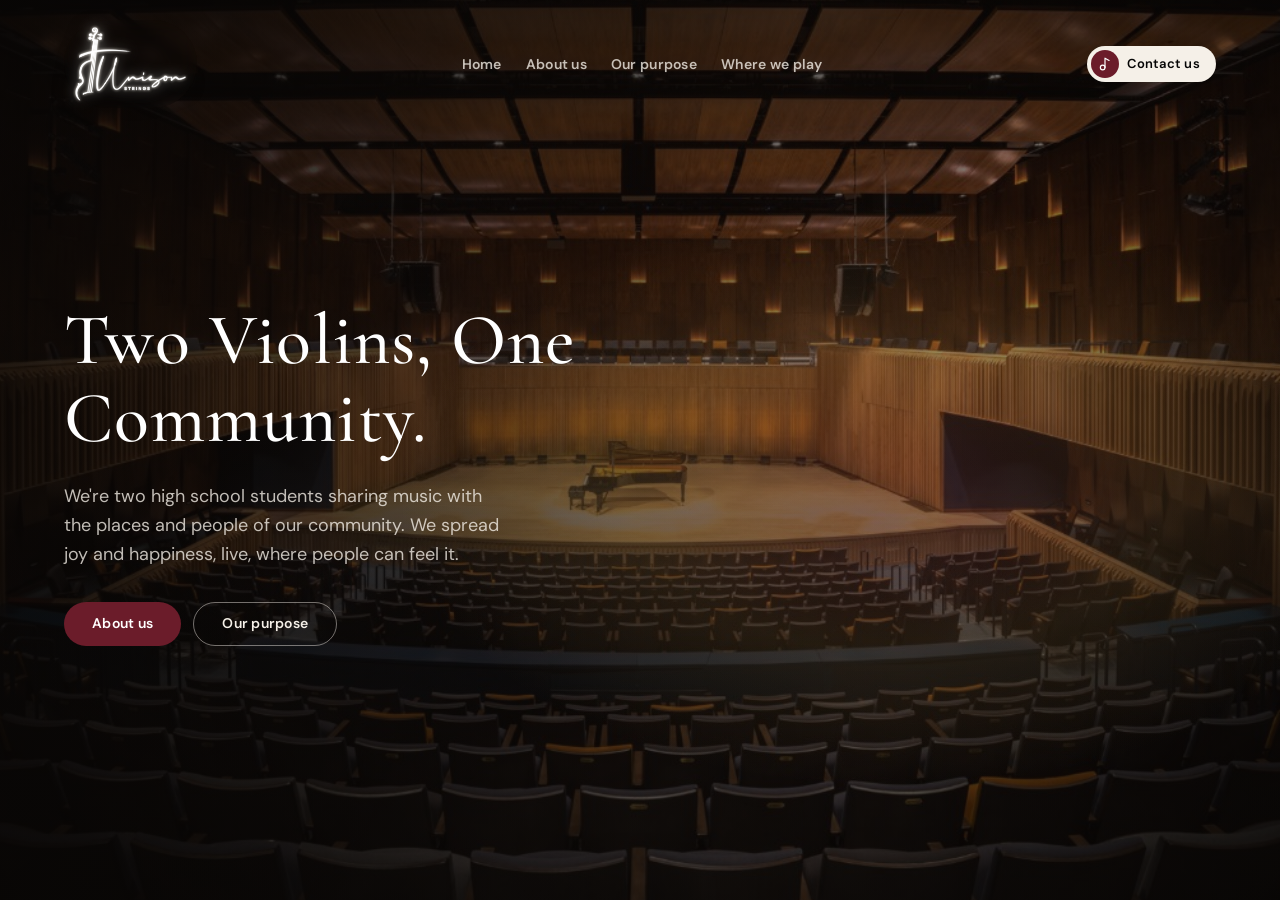
<file: index.html>
<!doctype html>
<html lang="en">
  <head>
    <meta charset="UTF-8" />
    <link rel="icon" type="image/png" href="/favicon.png" />
    <meta name="viewport" content="width=device-width, initial-scale=1.0" />
    <meta
      name="description"
      content="Unison Strings, a student-run violin ensemble bringing live classical music to communities in Prosper, TX."
    />
    <link rel="preconnect" href="https://fonts.googleapis.com" />
    <link rel="preconnect" href="https://fonts.gstatic.com" crossorigin />
    <link
      href="https://fonts.googleapis.com/css2?family=Cormorant+Garamond:ital,wght@0,500;0,600;1,500;1,600&family=DM+Sans:ital,opsz,wght@0,9..40,400;0,9..40,500;0,9..40,600;0,9..40,700;1,9..40,400;1,9..40,500&display=swap"
      rel="stylesheet"
    />
    <title>Unison Strings</title>
    <script type="module" crossorigin src="/assets/index-FBOaH1NK.js"></script>
    <link rel="stylesheet" crossorigin href="/assets/index-QGDdsDQq.css">
  </head>
  <body>
    <div id="root"></div>
  </body>
</html>
</file>
<file: assets/index-QGDdsDQq.css>
/*! tailwindcss v4.3.3 | MIT License | https://tailwindcss.com */
@layer properties{@supports (((-webkit-hyphens:none)) and (not (margin-trim:inline))) or ((-moz-orient:inline) and (not (color:rgb(from red r g b)))){*,:before,:after,::backdrop{--tw-translate-x:0;--tw-translate-y:0;--tw-translate-z:0;--tw-rotate-x:initial;--tw-rotate-y:initial;--tw-rotate-z:initial;--tw-skew-x:initial;--tw-skew-y:initial;--tw-space-y-reverse:0;--tw-border-style:solid;--tw-gradient-position:initial;--tw-gradient-from:#0000;--tw-gradient-via:#0000;--tw-gradient-to:#0000;--tw-gradient-stops:initial;--tw-gradient-via-stops:initial;--tw-gradient-from-position:0%;--tw-gradient-via-position:50%;--tw-gradient-to-position:100%;--tw-leading:initial;--tw-font-weight:initial;--tw-tracking:initial;--tw-shadow:0 0 #0000;--tw-shadow-color:initial;--tw-shadow-alpha:100%;--tw-inset-shadow:0 0 #0000;--tw-inset-shadow-color:initial;--tw-inset-shadow-alpha:100%;--tw-ring-color:initial;--tw-ring-shadow:0 0 #0000;--tw-inset-ring-color:initial;--tw-inset-ring-shadow:0 0 #0000;--tw-ring-inset:initial;--tw-ring-offset-width:0px;--tw-ring-offset-color:#fff;--tw-ring-offset-shadow:0 0 #0000;--tw-outline-style:solid;--tw-blur:initial;--tw-brightness:initial;--tw-contrast:initial;--tw-grayscale:initial;--tw-hue-rotate:initial;--tw-invert:initial;--tw-opacity:initial;--tw-saturate:initial;--tw-sepia:initial;--tw-drop-shadow:initial;--tw-drop-shadow-color:initial;--tw-drop-shadow-alpha:100%;--tw-drop-shadow-size:initial;--tw-backdrop-blur:initial;--tw-backdrop-brightness:initial;--tw-backdrop-contrast:initial;--tw-backdrop-grayscale:initial;--tw-backdrop-hue-rotate:initial;--tw-backdrop-invert:initial;--tw-backdrop-opacity:initial;--tw-backdrop-saturate:initial;--tw-backdrop-sepia:initial;--tw-duration:initial;--tw-scale-x:1;--tw-scale-y:1;--tw-scale-z:1}}}@layer theme{:root,:host{--font-sans:"DM Sans", system-ui, sans-serif;--font-mono:ui-monospace, SFMono-Regular, Menlo, Monaco, Consolas, "Liberation Mono", "Courier New", monospace;--color-red-300:oklch(80.8% .114 19.571);--color-black:#000;--color-white:#fff;--spacing:.25rem;--container-md:28rem;--container-lg:32rem;--container-xl:36rem;--container-2xl:42rem;--container-3xl:48rem;--container-4xl:56rem;--container-5xl:64rem;--container-6xl:72rem;--text-xs:.75rem;--text-xs--line-height:calc(1 / .75);--text-sm:.875rem;--text-sm--line-height:calc(1.25 / .875);--text-base:1rem;--text-base--line-height:calc(1.5 / 1);--text-lg:1.125rem;--text-lg--line-height:calc(1.75 / 1.125);--text-xl:1.25rem;--text-xl--line-height:calc(1.75 / 1.25);--text-2xl:1.5rem;--text-2xl--line-height:calc(2 / 1.5);--text-3xl:1.875rem;--text-3xl--line-height:calc(2.25 / 1.875);--text-4xl:2.25rem;--text-4xl--line-height:calc(2.5 / 2.25);--text-5xl:3rem;--text-5xl--line-height:1;--text-6xl:3.75rem;--text-6xl--line-height:1;--text-7xl:4.5rem;--text-7xl--line-height:1;--text-8xl:6rem;--text-8xl--line-height:1;--font-weight-light:300;--font-weight-medium:500;--tracking-tight:-.025em;--tracking-wide:.025em;--leading-tight:1.25;--leading-relaxed:1.625;--radius-sm:.25rem;--radius-md:.375rem;--radius-xl:.75rem;--radius-2xl:1rem;--blur-md:12px;--default-transition-duration:.15s;--default-transition-timing-function:cubic-bezier(.4, 0, .2, 1);--default-font-family:var(--font-sans);--default-mono-font-family:var(--font-mono)}}@layer base{*,:after,:before,::backdrop{box-sizing:border-box;border:0 solid;margin:0;padding:0}::file-selector-button{box-sizing:border-box;border:0 solid;margin:0;padding:0}html,:host{-webkit-text-size-adjust:100%;tab-size:4;line-height:1.5;font-family:var(--default-font-family,-apple-system, BlinkMacSystemFont, "Segoe UI", Roboto, "Helvetica Neue", "Noto Sans", Arial, sans-serif, "Apple Color Emoji", "Segoe UI Emoji", "Segoe UI Symbol", "Noto Color Emoji");font-feature-settings:var(--default-font-feature-settings,normal);font-variation-settings:var(--default-font-variation-settings,normal);-webkit-tap-highlight-color:transparent}hr{height:0;color:inherit;border-top-width:1px}abbr:where([title]){-webkit-text-decoration:underline dotted;text-decoration:underline dotted}h1,h2,h3,h4,h5,h6{font-size:inherit;font-weight:inherit}a{color:inherit;-webkit-text-decoration:inherit;-webkit-text-decoration:inherit;-webkit-text-decoration:inherit;-webkit-text-decoration:inherit;text-decoration:inherit}b,strong{font-weight:bolder}code,kbd,samp,pre{font-family:var(--default-mono-font-family,ui-monospace, SFMono-Regular, Menlo, Monaco, Consolas, "Liberation Mono", "Courier New", monospace);font-feature-settings:var(--default-mono-font-feature-settings,normal);font-variation-settings:var(--default-mono-font-variation-settings,normal);font-size:1em}small{font-size:80%}sub,sup{vertical-align:baseline;font-size:75%;line-height:0;position:relative}sub{bottom:-.25em}sup{top:-.5em}table{text-indent:0;border-color:inherit;border-collapse:collapse}:-moz-focusring:where(:not(iframe)){outline:auto}progress{vertical-align:baseline}summary{display:list-item}ol,ul,menu{list-style:none}img,svg,video,canvas,audio,iframe,embed,object{vertical-align:middle;display:block}img,video{max-width:100%;height:auto}button,input,select,optgroup,textarea{font:inherit;font-feature-settings:inherit;font-variation-settings:inherit;letter-spacing:inherit;color:inherit;opacity:1;background-color:#0000;border-radius:0}::file-selector-button{font:inherit;font-feature-settings:inherit;font-variation-settings:inherit;letter-spacing:inherit;color:inherit;opacity:1;background-color:#0000;border-radius:0}:where(select:is([multiple],[size])) optgroup{font-weight:bolder}:where(select:is([multiple],[size])) optgroup option{padding-inline-start:20px}::file-selector-button{margin-inline-end:4px}::placeholder{opacity:1}@supports (not ((-webkit-appearance:-apple-pay-button))) or (contain-intrinsic-size:1px){::placeholder{color:currentColor}@supports (color:color-mix(in lab, red, red)){::placeholder{color:color-mix(in oklab, currentcolor 50%, transparent)}}}textarea{resize:vertical}::-webkit-search-decoration{-webkit-appearance:none}::-webkit-date-and-time-value{min-height:1lh;text-align:inherit}::-webkit-datetime-edit{display:inline-flex}::-webkit-datetime-edit-fields-wrapper{padding:0}::-webkit-datetime-edit{padding-block:0}::-webkit-datetime-edit-year-field{padding-block:0}::-webkit-datetime-edit-month-field{padding-block:0}::-webkit-datetime-edit-day-field{padding-block:0}::-webkit-datetime-edit-hour-field{padding-block:0}::-webkit-datetime-edit-minute-field{padding-block:0}::-webkit-datetime-edit-second-field{padding-block:0}::-webkit-datetime-edit-millisecond-field{padding-block:0}::-webkit-datetime-edit-meridiem-field{padding-block:0}::-webkit-calendar-picker-indicator{line-height:1}:-moz-ui-invalid{box-shadow:none}button,input:where([type=button],[type=reset],[type=submit]){appearance:button}::file-selector-button{appearance:button}::-webkit-inner-spin-button{height:auto}::-webkit-outer-spin-button{height:auto}[hidden]:where(:not([hidden=until-found])){display:none!important}}@layer components;@layer utilities{.pointer-events-auto{pointer-events:auto}.pointer-events-none{pointer-events:none}.visible{visibility:visible}.absolute{position:absolute}.fixed{position:fixed}.relative{position:relative}.sticky{position:sticky}.inset-0{inset:0}.inset-x-0{inset-inline:0}.top-0{top:0}.bottom-0{bottom:0}.bottom-10{bottom:calc(var(--spacing) * 10)}.left-1\/2{left:50%}.z-0{z-index:0}.z-10{z-index:10}.z-20{z-index:20}.z-30{z-index:30}.z-40{z-index:40}.z-\[1\]{z-index:1}.z-\[2\]{z-index:2}.mx-4{margin-inline:calc(var(--spacing) * 4)}.mx-auto{margin-inline:auto}.mt-0\.5{margin-top:calc(var(--spacing) * .5)}.mt-1{margin-top:var(--spacing)}.mt-2{margin-top:calc(var(--spacing) * 2)}.mt-3{margin-top:calc(var(--spacing) * 3)}.mt-4{margin-top:calc(var(--spacing) * 4)}.mt-5{margin-top:calc(var(--spacing) * 5)}.mt-6{margin-top:calc(var(--spacing) * 6)}.mt-8{margin-top:calc(var(--spacing) * 8)}.mt-10{margin-top:calc(var(--spacing) * 10)}.mt-12{margin-top:calc(var(--spacing) * 12)}.mt-14{margin-top:calc(var(--spacing) * 14)}.mt-16{margin-top:calc(var(--spacing) * 16)}.mb-1\.5{margin-bottom:calc(var(--spacing) * 1.5)}.mb-3{margin-bottom:calc(var(--spacing) * 3)}.mb-4{margin-bottom:calc(var(--spacing) * 4)}.mb-5{margin-bottom:calc(var(--spacing) * 5)}.ml-2{margin-left:calc(var(--spacing) * 2)}.block{display:block}.contents{display:contents}.flex{display:flex}.grid{display:grid}.hidden{display:none}.inline-flex{display:inline-flex}.aspect-\[4\/5\]{aspect-ratio:4/5}.h-7{height:calc(var(--spacing) * 7)}.h-9{height:calc(var(--spacing) * 9)}.h-10{height:calc(var(--spacing) * 10)}.h-11{height:calc(var(--spacing) * 11)}.h-12{height:calc(var(--spacing) * 12)}.h-14{height:calc(var(--spacing) * 14)}.h-16{height:calc(var(--spacing) * 16)}.h-full{height:100%}.h-screen{height:100vh}.min-h-\[220px\]{min-height:220px}.min-h-screen{min-height:100vh}.w-7{width:calc(var(--spacing) * 7)}.w-9{width:calc(var(--spacing) * 9)}.w-10{width:calc(var(--spacing) * 10)}.w-\[min\(92vw\,36rem\)\]{width:min(92vw,36rem)}.w-auto{width:auto}.w-full{width:100%}.max-w-2xl{max-width:var(--container-2xl)}.max-w-3xl{max-width:var(--container-3xl)}.max-w-4xl{max-width:var(--container-4xl)}.max-w-5xl{max-width:var(--container-5xl)}.max-w-6xl{max-width:var(--container-6xl)}.max-w-lg{max-width:var(--container-lg)}.max-w-md{max-width:var(--container-md)}.max-w-xl{max-width:var(--container-xl)}.min-w-0{min-width:0}.flex-1{flex:1}.shrink-0{flex-shrink:0}.origin-center{transform-origin:50%}.-translate-x-1\/2{--tw-translate-x:calc(calc(1 / 2 * 100%) * -1);translate:var(--tw-translate-x) var(--tw-translate-y)}.scale-\[1\.02\]{scale:1.02}.scale-\[1\.08\]{scale:1.08}.transform{transform:var(--tw-rotate-x,) var(--tw-rotate-y,) var(--tw-rotate-z,) var(--tw-skew-x,) var(--tw-skew-y,)}.resize-none{resize:none}.grid-cols-1{grid-template-columns:repeat(1,minmax(0,1fr))}.flex-col{flex-direction:column}.flex-wrap{flex-wrap:wrap}.items-baseline{align-items:baseline}.items-center{align-items:center}.items-start{align-items:flex-start}.justify-between{justify-content:space-between}.justify-center{justify-content:center}.gap-1{gap:var(--spacing)}.gap-2{gap:calc(var(--spacing) * 2)}.gap-3{gap:calc(var(--spacing) * 3)}.gap-3\.5{gap:calc(var(--spacing) * 3.5)}.gap-4{gap:calc(var(--spacing) * 4)}.gap-6{gap:calc(var(--spacing) * 6)}.gap-8{gap:calc(var(--spacing) * 8)}:where(.space-y-0>:not(:last-child)){--tw-space-y-reverse:0;margin-block:0}:where(.space-y-2>:not(:last-child)){--tw-space-y-reverse:0;margin-block-start:calc(calc(var(--spacing) * 2) * var(--tw-space-y-reverse));margin-block-end:calc(calc(var(--spacing) * 2) * calc(1 - var(--tw-space-y-reverse)))}:where(.space-y-4>:not(:last-child)){--tw-space-y-reverse:0;margin-block-start:calc(calc(var(--spacing) * 4) * var(--tw-space-y-reverse));margin-block-end:calc(calc(var(--spacing) * 4) * calc(1 - var(--tw-space-y-reverse)))}:where(.space-y-14>:not(:last-child)){--tw-space-y-reverse:0;margin-block-start:calc(calc(var(--spacing) * 14) * var(--tw-space-y-reverse));margin-block-end:calc(calc(var(--spacing) * 14) * calc(1 - var(--tw-space-y-reverse)))}.gap-x-3{column-gap:calc(var(--spacing) * 3)}.gap-x-6{column-gap:calc(var(--spacing) * 6)}.gap-y-1{row-gap:var(--spacing)}.gap-y-2{row-gap:calc(var(--spacing) * 2)}.self-start{align-self:flex-start}.overflow-hidden{overflow:hidden}.rounded-2xl{border-radius:var(--radius-2xl)}.rounded-\[1\.5rem\]{border-radius:1.5rem}.rounded-full{border-radius:2147483647px}.rounded-md{border-radius:var(--radius-md)}.rounded-sm{border-radius:var(--radius-sm)}.rounded-xl{border-radius:var(--radius-xl)}.border{border-style:var(--tw-border-style);border-width:1px}.border-t{border-top-style:var(--tw-border-style);border-top-width:1px}.border-b{border-bottom-style:var(--tw-border-style);border-bottom-width:1px}.border-\[var\(--us-border\)\]{border-color:var(--us-border)}.border-\[var\(--us-border-soft\)\]{border-color:var(--us-border-soft)}.border-\[var\(--us-border-strong\)\]{border-color:var(--us-border-strong)}.bg-\[rgba\(5\,5\,5\,0\.9\)\]{background-color:#050505e6}.bg-\[rgba\(5\,5\,5\,0\.92\)\]{background-color:#050505eb}.bg-\[var\(--us-accent\)\]{background-color:var(--us-accent)}.bg-\[var\(--us-bg\)\]{background-color:var(--us-bg)}.bg-\[var\(--us-black\)\],.bg-\[var\(--us-black\)\]\/95{background-color:var(--us-black)}@supports (color:color-mix(in lab, red, red)){.bg-\[var\(--us-black\)\]\/95{background-color:color-mix(in oklab, var(--us-black) 95%, transparent)}}.bg-\[var\(--us-burgundy\)\],.bg-\[var\(--us-burgundy\)\]\/25{background-color:var(--us-burgundy)}@supports (color:color-mix(in lab, red, red)){.bg-\[var\(--us-burgundy\)\]\/25{background-color:color-mix(in oklab, var(--us-burgundy) 25%, transparent)}}.bg-\[var\(--us-cream\)\]{background-color:var(--us-cream)}.bg-\[var\(--us-panel-solid\)\]{background-color:var(--us-panel-solid)}.bg-\[var\(--us-surface\)\]{background-color:var(--us-surface)}.bg-black\/50{background-color:#00000080}@supports (color:color-mix(in lab, red, red)){.bg-black\/50{background-color:color-mix(in oklab, var(--color-black) 50%, transparent)}}.bg-transparent{background-color:#0000}.bg-gradient-to-t{--tw-gradient-position:to top in oklab;background-image:linear-gradient(var(--tw-gradient-stops))}.bg-\[radial-gradient\(ellipse_at_center\,transparent_35\%\,rgba\(0\,0\,0\,0\.28\)_100\%\)\]{background-image:radial-gradient(#0000 35%,#00000047 100%)}.from-black\/70{--tw-gradient-from:#000000b3}@supports (color:color-mix(in lab, red, red)){.from-black\/70{--tw-gradient-from:color-mix(in oklab, var(--color-black) 70%, transparent)}}.from-black\/70{--tw-gradient-stops:var(--tw-gradient-via-stops,var(--tw-gradient-position), var(--tw-gradient-from) var(--tw-gradient-from-position), var(--tw-gradient-to) var(--tw-gradient-to-position))}.to-transparent{--tw-gradient-to:transparent;--tw-gradient-stops:var(--tw-gradient-via-stops,var(--tw-gradient-position), var(--tw-gradient-from) var(--tw-gradient-from-position), var(--tw-gradient-to) var(--tw-gradient-to-position))}.object-cover{object-fit:cover}.object-center{object-position:center}.p-1{padding:var(--spacing)}.p-1\.5{padding:calc(var(--spacing) * 1.5)}.p-2{padding:calc(var(--spacing) * 2)}.p-5{padding:calc(var(--spacing) * 5)}.p-6{padding:calc(var(--spacing) * 6)}.p-8{padding:calc(var(--spacing) * 8)}.px-2\.5{padding-inline:calc(var(--spacing) * 2.5)}.px-3{padding-inline:calc(var(--spacing) * 3)}.px-4{padding-inline:calc(var(--spacing) * 4)}.px-5{padding-inline:calc(var(--spacing) * 5)}.px-6{padding-inline:calc(var(--spacing) * 6)}.px-8{padding-inline:calc(var(--spacing) * 8)}.py-1\.5{padding-block:calc(var(--spacing) * 1.5)}.py-2{padding-block:calc(var(--spacing) * 2)}.py-3{padding-block:calc(var(--spacing) * 3)}.py-6{padding-block:calc(var(--spacing) * 6)}.py-10{padding-block:calc(var(--spacing) * 10)}.py-14{padding-block:calc(var(--spacing) * 14)}.py-24{padding-block:calc(var(--spacing) * 24)}.pt-0{padding-top:0}.pt-4{padding-top:calc(var(--spacing) * 4)}.pt-28{padding-top:calc(var(--spacing) * 28)}.pr-3\.5{padding-right:calc(var(--spacing) * 3.5)}.pb-4{padding-bottom:calc(var(--spacing) * 4)}.pb-16{padding-bottom:calc(var(--spacing) * 16)}.text-center{text-align:center}.text-left{text-align:left}.text-2xl{font-size:var(--text-2xl);line-height:var(--tw-leading,var(--text-2xl--line-height))}.text-3xl{font-size:var(--text-3xl);line-height:var(--tw-leading,var(--text-3xl--line-height))}.text-4xl{font-size:var(--text-4xl);line-height:var(--tw-leading,var(--text-4xl--line-height))}.text-5xl{font-size:var(--text-5xl);line-height:var(--tw-leading,var(--text-5xl--line-height))}.text-base{font-size:var(--text-base);line-height:var(--tw-leading,var(--text-base--line-height))}.text-lg{font-size:var(--text-lg);line-height:var(--tw-leading,var(--text-lg--line-height))}.text-sm{font-size:var(--text-sm);line-height:var(--tw-leading,var(--text-sm--line-height))}.text-xl{font-size:var(--text-xl);line-height:var(--tw-leading,var(--text-xl--line-height))}.text-xs{font-size:var(--text-xs);line-height:var(--tw-leading,var(--text-xs--line-height))}.text-\[10px\]{font-size:10px}.leading-\[1\.02\]{--tw-leading:1.02;line-height:1.02}.leading-\[1\.08\]{--tw-leading:1.08;line-height:1.08}.leading-relaxed{--tw-leading:var(--leading-relaxed);line-height:var(--leading-relaxed)}.leading-tight{--tw-leading:var(--leading-tight);line-height:var(--leading-tight)}.font-light{--tw-font-weight:var(--font-weight-light);font-weight:var(--font-weight-light)}.font-medium{--tw-font-weight:var(--font-weight-medium);font-weight:var(--font-weight-medium)}.tracking-\[0\.18em\]{--tw-tracking:.18em;letter-spacing:.18em}.tracking-\[0\.22em\]{--tw-tracking:.22em;letter-spacing:.22em}.tracking-tight{--tw-tracking:var(--tracking-tight);letter-spacing:var(--tracking-tight)}.tracking-wide{--tw-tracking:var(--tracking-wide);letter-spacing:var(--tracking-wide)}.text-\[var\(--us-accent\)\]{color:var(--us-accent)}.text-\[var\(--us-accent-bright\)\]{color:var(--us-accent-bright)}.text-\[var\(--us-accent-soft\)\]{color:var(--us-accent-soft)}.text-\[var\(--us-black\)\]{color:var(--us-black)}.text-\[var\(--us-burgundy-soft\)\]{color:var(--us-burgundy-soft)}.text-\[var\(--us-cream\)\]{color:var(--us-cream)}.text-\[var\(--us-cream-muted\)\]{color:var(--us-cream-muted)}.text-\[var\(--us-cream-soft\)\]{color:var(--us-cream-soft)}.text-\[var\(--us-ink\)\]{color:var(--us-ink)}.text-\[var\(--us-muted\)\]{color:var(--us-muted)}.text-\[var\(--us-text\)\],.text-\[var\(--us-text\)\]\/70{color:var(--us-text)}@supports (color:color-mix(in lab, red, red)){.text-\[var\(--us-text\)\]\/70{color:color-mix(in oklab, var(--us-text) 70%, transparent)}}.text-\[var\(--us-text\)\]\/85{color:var(--us-text)}@supports (color:color-mix(in lab, red, red)){.text-\[var\(--us-text\)\]\/85{color:color-mix(in oklab, var(--us-text) 85%, transparent)}}.text-\[var\(--us-white\)\]{color:var(--us-white)}.text-red-300{color:var(--color-red-300)}.text-white\/90{color:#ffffffe6}@supports (color:color-mix(in lab, red, red)){.text-white\/90{color:color-mix(in oklab, var(--color-white) 90%, transparent)}}.lowercase{text-transform:lowercase}.uppercase{text-transform:uppercase}.italic{font-style:italic}.underline{text-decoration-line:underline}.opacity-0{opacity:0}.opacity-100{opacity:1}.shadow-\[inset_0_0_0_1px_color-mix\(in_oklab\,var\(--us-accent\)_40\%\,transparent\)\]{--tw-shadow:inset 0 0 0 1px var(--tw-shadow-color,var(--us-accent))}@supports (color:color-mix(in lab, red, red)){.shadow-\[inset_0_0_0_1px_color-mix\(in_oklab\,var\(--us-accent\)_40\%\,transparent\)\]{--tw-shadow:inset 0 0 0 1px var(--tw-shadow-color,color-mix(in oklab,var(--us-accent) 40%,transparent))}}.shadow-\[inset_0_0_0_1px_color-mix\(in_oklab\,var\(--us-accent\)_40\%\,transparent\)\]{box-shadow:var(--tw-inset-shadow), var(--tw-inset-ring-shadow), var(--tw-ring-offset-shadow), var(--tw-ring-shadow), var(--tw-shadow)}.ring-1{--tw-ring-shadow:var(--tw-ring-inset,) 0 0 0 calc(1px + var(--tw-ring-offset-width)) var(--tw-ring-color,currentcolor);box-shadow:var(--tw-inset-shadow), var(--tw-inset-ring-shadow), var(--tw-ring-offset-shadow), var(--tw-ring-shadow), var(--tw-shadow)}.ring-\[var\(--us-border-soft\)\]{--tw-ring-color:var(--us-border-soft)}.outline{outline-style:var(--tw-outline-style);outline-width:1px}.filter{filter:var(--tw-blur,) var(--tw-brightness,) var(--tw-contrast,) var(--tw-grayscale,) var(--tw-hue-rotate,) var(--tw-invert,) var(--tw-saturate,) var(--tw-sepia,) var(--tw-drop-shadow,)}.backdrop-blur-md{--tw-backdrop-blur:blur(var(--blur-md));-webkit-backdrop-filter:var(--tw-backdrop-blur,) var(--tw-backdrop-brightness,) var(--tw-backdrop-contrast,) var(--tw-backdrop-grayscale,) var(--tw-backdrop-hue-rotate,) var(--tw-backdrop-invert,) var(--tw-backdrop-opacity,) var(--tw-backdrop-saturate,) var(--tw-backdrop-sepia,);backdrop-filter:var(--tw-backdrop-blur,) var(--tw-backdrop-brightness,) var(--tw-backdrop-contrast,) var(--tw-backdrop-grayscale,) var(--tw-backdrop-hue-rotate,) var(--tw-backdrop-invert,) var(--tw-backdrop-opacity,) var(--tw-backdrop-saturate,) var(--tw-backdrop-sepia,)}.transition-all{transition-property:all;transition-timing-function:var(--tw-ease,var(--default-transition-timing-function));transition-duration:var(--tw-duration,var(--default-transition-duration))}.transition-colors{transition-property:color,background-color,border-color,outline-color,text-decoration-color,fill,stroke,--tw-gradient-from,--tw-gradient-via,--tw-gradient-to;transition-timing-function:var(--tw-ease,var(--default-transition-timing-function));transition-duration:var(--tw-duration,var(--default-transition-duration))}.transition-opacity{transition-property:opacity;transition-timing-function:var(--tw-ease,var(--default-transition-timing-function));transition-duration:var(--tw-duration,var(--default-transition-duration))}.transition-transform{transition-property:transform,translate,scale,rotate;transition-timing-function:var(--tw-ease,var(--default-transition-timing-function));transition-duration:var(--tw-duration,var(--default-transition-duration))}.delay-2{transition-delay:2ms}.delay-3{transition-delay:3ms}.delay-5{transition-delay:5ms}.duration-200{--tw-duration:.2s;transition-duration:.2s}.duration-300{--tw-duration:.3s;transition-duration:.3s}.duration-500{--tw-duration:.5s;transition-duration:.5s}.duration-700{--tw-duration:.7s;transition-duration:.7s}.duration-1000{--tw-duration:1s;transition-duration:1s}@media (hover:hover){.group-hover\:scale-105:is(:where(.group):hover *),.hover\:scale-105:hover{--tw-scale-x:105%;--tw-scale-y:105%;--tw-scale-z:105%;scale:var(--tw-scale-x) var(--tw-scale-y)}.hover\:scale-\[1\.03\]:hover{scale:1.03}.hover\:border-\[var\(--us-accent\)\]:hover{border-color:var(--us-accent)}.hover\:bg-\[var\(--us-accent-soft\)\]:hover{background-color:var(--us-accent-soft)}.hover\:bg-\[var\(--us-burgundy\)\]\/30:hover{background-color:var(--us-burgundy)}@supports (color:color-mix(in lab, red, red)){.hover\:bg-\[var\(--us-burgundy\)\]\/30:hover{background-color:color-mix(in oklab, var(--us-burgundy) 30%, transparent)}}.hover\:bg-\[var\(--us-text\)\]\/10:hover{background-color:var(--us-text)}@supports (color:color-mix(in lab, red, red)){.hover\:bg-\[var\(--us-text\)\]\/10:hover{background-color:color-mix(in oklab, var(--us-text) 10%, transparent)}}.hover\:bg-white\/5:hover{background-color:#ffffff0d}@supports (color:color-mix(in lab, red, red)){.hover\:bg-white\/5:hover{background-color:color-mix(in oklab, var(--color-white) 5%, transparent)}}.hover\:text-\[var\(--us-accent-soft\)\]:hover{color:var(--us-accent-soft)}.hover\:text-\[var\(--us-cream\)\]:hover{color:var(--us-cream)}.hover\:text-\[var\(--us-text\)\]:hover{color:var(--us-text)}.hover\:underline:hover{text-decoration-line:underline}.hover\:opacity-80:hover{opacity:.8}.hover\:opacity-95:hover{opacity:.95}}.active\:scale-95:active{--tw-scale-x:95%;--tw-scale-y:95%;--tw-scale-z:95%;scale:var(--tw-scale-x) var(--tw-scale-y)}@media (width>=40rem){.sm\:mt-6{margin-top:calc(var(--spacing) * 6)}.sm\:mt-12{margin-top:calc(var(--spacing) * 12)}.sm\:mt-16{margin-top:calc(var(--spacing) * 16)}.sm\:mt-20{margin-top:calc(var(--spacing) * 20)}.sm\:hidden{display:none}.sm\:inline{display:inline}.sm\:h-10{height:calc(var(--spacing) * 10)}.sm\:h-\[4\.75rem\]{height:4.75rem}.sm\:max-w-none{max-width:none}.sm\:grid-cols-2{grid-template-columns:repeat(2,minmax(0,1fr))}.sm\:flex-row{flex-direction:row}.sm\:gap-5{gap:calc(var(--spacing) * 5)}.sm\:gap-8{gap:calc(var(--spacing) * 8)}:where(.sm\:space-y-16>:not(:last-child)){--tw-space-y-reverse:0;margin-block-start:calc(calc(var(--spacing) * 16) * var(--tw-space-y-reverse));margin-block-end:calc(calc(var(--spacing) * 16) * calc(1 - var(--tw-space-y-reverse)))}.sm\:p-8{padding:calc(var(--spacing) * 8)}.sm\:p-10{padding:calc(var(--spacing) * 10)}.sm\:px-4{padding-inline:calc(var(--spacing) * 4)}.sm\:px-6{padding-inline:calc(var(--spacing) * 6)}.sm\:py-20{padding-block:calc(var(--spacing) * 20)}.sm\:pt-5{padding-top:calc(var(--spacing) * 5)}.sm\:pt-6{padding-top:calc(var(--spacing) * 6)}.sm\:pr-4{padding-right:calc(var(--spacing) * 4)}.sm\:pb-20{padding-bottom:calc(var(--spacing) * 20)}.sm\:text-2xl{font-size:var(--text-2xl);line-height:var(--tw-leading,var(--text-2xl--line-height))}.sm\:text-3xl{font-size:var(--text-3xl);line-height:var(--tw-leading,var(--text-3xl--line-height))}.sm\:text-4xl{font-size:var(--text-4xl);line-height:var(--tw-leading,var(--text-4xl--line-height))}.sm\:text-5xl{font-size:var(--text-5xl);line-height:var(--tw-leading,var(--text-5xl--line-height))}.sm\:text-6xl{font-size:var(--text-6xl);line-height:var(--tw-leading,var(--text-6xl--line-height))}.sm\:text-base{font-size:var(--text-base);line-height:var(--tw-leading,var(--text-base--line-height))}.sm\:text-lg{font-size:var(--text-lg);line-height:var(--tw-leading,var(--text-lg--line-height))}.sm\:text-sm{font-size:var(--text-sm);line-height:var(--tw-leading,var(--text-sm--line-height))}.sm\:text-xl{font-size:var(--text-xl);line-height:var(--tw-leading,var(--text-xl--line-height))}.sm\:text-xs{font-size:var(--text-xs);line-height:var(--tw-leading,var(--text-xs--line-height))}}@media (width>=48rem){.md\:col-span-1{grid-column:span 1/span 1}.md\:col-span-2{grid-column:span 2/span 2}.md\:row-span-2{grid-row:span 2/span 2}.md\:w-\[min\(100\%\,280px\)\]{width:min(100%,280px)}.md\:grid-cols-4{grid-template-columns:repeat(4,minmax(0,1fr))}.md\:grid-rows-2{grid-template-rows:repeat(2,minmax(0,1fr))}.md\:flex-row{flex-direction:row}.md\:flex-row-reverse{flex-direction:row-reverse}.md\:items-start{align-items:flex-start}.md\:gap-5{gap:calc(var(--spacing) * 5)}.md\:gap-10{gap:calc(var(--spacing) * 10)}.md\:px-10{padding-inline:calc(var(--spacing) * 10)}.md\:pt-2{padding-top:calc(var(--spacing) * 2)}.md\:text-5xl{font-size:var(--text-5xl);line-height:var(--tw-leading,var(--text-5xl--line-height))}.md\:text-6xl{font-size:var(--text-6xl);line-height:var(--tw-leading,var(--text-6xl--line-height))}.md\:text-7xl{font-size:var(--text-7xl);line-height:var(--tw-leading,var(--text-7xl--line-height))}.md\:text-lg{font-size:var(--text-lg);line-height:var(--tw-leading,var(--text-lg--line-height))}}@media (width>=64rem){.lg\:flex{display:flex}.lg\:hidden{display:none}.lg\:flex-row{flex-direction:row}.lg\:items-center{align-items:center}.lg\:justify-between{justify-content:space-between}.lg\:justify-center{justify-content:center}.lg\:gap-10{gap:calc(var(--spacing) * 10)}.lg\:self-center{align-self:center}.lg\:px-16{padding-inline:calc(var(--spacing) * 16)}.lg\:text-7xl{font-size:var(--text-7xl);line-height:var(--tw-leading,var(--text-7xl--line-height))}.lg\:text-8xl{font-size:var(--text-8xl);line-height:var(--tw-leading,var(--text-8xl--line-height))}}}:root{--font-display:"Cormorant Garamond", "Palatino Linotype", Palatino, serif;--font-ui:"DM Sans", system-ui, sans-serif;--font-sans:var(--font-ui);--font-serif:var(--font-display);--us-black:#050505;--us-charcoal:#0a0a0a;--us-burgundy:#6b1c2a;--us-burgundy-deep:#4a121c;--us-burgundy-soft:#8b2a3a;--us-wood:#7a4a32;--us-violin:#5c3424;--us-gold:#c9a66b;--us-cream:#f5f0e8;--us-white:#fff;--us-cream-soft:#f5f0e8c7;--us-cream-muted:#f5f0e88c;--us-panel:#0c0c0ce0;--us-panel-solid:#121212;--us-border:#6b1c2a73;--us-border-soft:#f5f0e824;--us-page-gradient:linear-gradient(165deg, #0a0a0a 0%, #12080c 45%, #0a0a0a 100%);--us-hero-scrim:linear-gradient(105deg, #080605e0 0%, #0c09079e 42%, #140e0a59 70%, #0c09078c 100%);--us-hero-vignette:radial-gradient(ellipse 90% 80% at 50% 40%, transparent 0%, #08060573 70%, #080605d1 100%);--us-amber-wash:radial-gradient(ellipse 60% 50% at 70% 55%, #6b1c2a38 0%, #c8954a1f 35%, transparent 65%)}html{font-family:var(--font-ui);font-weight:400}body{background:var(--us-black);min-height:100vh;color:var(--us-cream);font-family:var(--font-ui);-webkit-font-smoothing:antialiased;margin:0;font-weight:400}h1,h2,.font-display,.headline{font-family:var(--font-display);letter-spacing:.015em;font-weight:500}.font-display,.font-serif{font-family:var(--font-display);font-weight:500}.font-ui,.font-sans{font-family:var(--font-ui);font-weight:400}nav a,.btn-primary,.btn-ghost,.eyebrow,.us-ui-bold,.us-contact-pill{font-family:var(--font-ui);font-weight:600}nav a{letter-spacing:.02em}.us-contact-pill{letter-spacing:.02em;font-size:.8125rem;line-height:1.15}#root{min-height:100vh}.page-shell{background:var(--us-page-gradient);min-height:100vh;color:var(--us-cream)}.page-bg-about{background:radial-gradient(80% 55% at 18% 12%,#6b1c2a61 0%,#0000 58%),radial-gradient(55% 45% at 88% 78%,#4a121c47 0%,#0000 55%),linear-gradient(168deg,#050505 0%,#14080c 42%,#1c0a10 72%,#080506 100%)}.page-bg-purpose{background:radial-gradient(70% 50% at 82% 18%,#7a4a3252 0%,#0000 60%),radial-gradient(60% 48% at 12% 88%,#5c342442 0%,#0000 55%),linear-gradient(158deg,#050505 0%,#120e0a 38%,#1a120c 68%,#080605 100%)}.page-bg-where{background:radial-gradient(50% 40% at 92% 8%,#6b1c2a4d 0%,#0000 52%),radial-gradient(70% 45% at 8% 92%,#f5f0e80f 0%,#0000 55%),linear-gradient(#050505 0%,#0b0b0d 40%,#101014 70%,#12100e 100%)}.page-bg-contact{background:radial-gradient(65% 55% at 50% 42%,#6b1c2a6b 0%,#4a121c2e 42%,#0000 68%),radial-gradient(40% 35% at 70% 70%,#8b2a3a29 0%,#0000 55%),linear-gradient(165deg,#050505 0%,#0e0608 45%,#0a0506 100%)}.panel{background:var(--us-panel);border:1px solid var(--us-border-soft)}.panel-solid{background:var(--us-panel-solid);border:1px solid var(--us-border-soft)}.btn-primary{background:var(--us-burgundy);color:var(--us-white);font-family:var(--font-ui);letter-spacing:.02em;border-radius:9999px;justify-content:center;align-items:center;gap:.5rem;padding:.65rem 1.75rem;font-size:.875rem;font-weight:600;transition:transform .2s,background-color .2s;display:inline-flex}.btn-primary:hover{background:var(--us-burgundy-soft);transform:scale(1.03)}.btn-primary:active{transform:scale(.97)}.btn-ghost{color:var(--us-cream);font-family:var(--font-ui);letter-spacing:.02em;background:0 0;border:1px solid #f5f0e873;border-radius:9999px;justify-content:center;align-items:center;gap:.5rem;padding:.65rem 1.75rem;font-size:.875rem;font-weight:600;transition:transform .2s,border-color .2s,background-color .2s;display:inline-flex}.btn-ghost:hover{border-color:var(--us-cream);background:#f5f0e80f;transform:scale(1.03)}.btn-ghost:active{transform:scale(.97)}.eyebrow{color:var(--us-burgundy-soft);font-family:var(--font-ui);letter-spacing:.06em;text-transform:uppercase;font-size:.875rem;font-weight:600}.field{border:1px solid var(--us-border-soft);width:100%;color:var(--us-cream);background:#050505bf;border-radius:.75rem;outline:none;padding:.75rem 1rem;transition:border-color .2s}.field::placeholder{color:var(--us-cream-muted)}.field:focus{border-color:var(--us-burgundy-soft)}@keyframes fade-up{0%{opacity:0;transform:translateY(16px)}to{opacity:1;transform:none}}.animate-fade-up{animation:.7s cubic-bezier(.22,1,.36,1) backwards fade-up}.delay-1{animation-delay:.1s}.delay-2{animation-delay:.25s}.delay-3{animation-delay:.4s}.delay-4{animation-delay:.55s}.delay-5{animation-delay:.75s}.reveal{opacity:0;transition:opacity .6s cubic-bezier(.22,1,.36,1),transform .6s cubic-bezier(.22,1,.36,1);transition-delay:var(--reveal-delay,0s);will-change:opacity, transform;transform:translateY(20px)}.reveal.is-visible{opacity:1;will-change:auto;transform:none}.us-reveal-curtains{z-index:2147483647;opacity:1;visibility:visible;pointer-events:auto;background:#1a060c;position:fixed;inset:0;overflow:hidden}.us-reveal-curtains.is-open{opacity:0;visibility:hidden;pointer-events:none}.us-reveal-curtains.is-opening.is-motion{animation:1s cubic-bezier(.4,.05,.25,1) forwards us-reveal-curtains-unveil}.us-reveal-curtains.is-closing{visibility:visible}.us-reveal-curtains.is-closing.is-motion{animation:.5s cubic-bezier(.55,0,.4,1) forwards us-reveal-curtains-cover}.us-reveal-curtains__panel{will-change:transform;width:52%;position:absolute;top:0;bottom:0;overflow:hidden}.us-reveal-curtains__panel--left{left:0;box-shadow:inset -22px 0 48px #00000073}.us-reveal-curtains__panel--right{right:0;box-shadow:inset 22px 0 48px #00000073}.us-reveal-curtains__photo{background-image:url(/curtains.jpg);background-repeat:no-repeat;background-size:200% 102%;position:absolute;inset:0;transform:scale(1.02)}.us-reveal-curtains__panel--left .us-reveal-curtains__photo{background-position:0 45%}.us-reveal-curtains__panel--right .us-reveal-curtains__photo{background-position:right 45%}.us-reveal-curtains__veil{pointer-events:none;background:linear-gradient(#00000047 0%,#0000 18% 82%,#00000059 100%),linear-gradient(90deg,#0003 0%,#0000 22% 78%,#0003 100%);position:absolute;inset:0}.us-reveal-curtains__panel--left .us-reveal-curtains__veil{background:linear-gradient(#00000052 0%,#0000 18% 82%,#0006 100%),linear-gradient(90deg,#00000047 0%,#0000 28%,#120e0c24 100%)}.us-reveal-curtains__panel--right .us-reveal-curtains__veil{background:linear-gradient(#00000052 0%,#0000 18% 82%,#0006 100%),linear-gradient(270deg,#00000047 0%,#0000 28%,#120e0c24 100%)}.us-reveal-curtains__edge{opacity:.55;background:linear-gradient(#0000 0%,#c4a05a59 12%,#e8cc8c8c 48%,#c4a05a59 88%,#0000 100%);width:2px;position:absolute;top:0;bottom:0;box-shadow:0 0 10px #d4b06a2e}.us-reveal-curtains__edge--left{right:0}.us-reveal-curtains__edge--right{left:0}.us-reveal-curtains__seam{opacity:.4;pointer-events:none;z-index:2;background:linear-gradient(#0000 0%,#d4b06a59 14%,#f0d89080 50%,#d4b06a59 86%,#0000 100%);width:1px;position:absolute;top:0;bottom:0;left:50%;transform:translate(-50%);box-shadow:0 0 12px #d4b06a26}.us-reveal-curtains.is-opening .us-reveal-curtains__seam,.us-reveal-curtains.is-open .us-reveal-curtains__seam{opacity:0;transition:opacity .3s}.us-reveal-curtains.is-closed .us-reveal-curtains__panel--left,.us-reveal-curtains.is-closing .us-reveal-curtains__panel--left,.us-reveal-curtains.is-closed .us-reveal-curtains__panel--right,.us-reveal-curtains.is-closing .us-reveal-curtains__panel--right{transform:translate(0)}.us-reveal-curtains.is-opening.is-motion .us-reveal-curtains__panel--left{animation:1s cubic-bezier(.2,.7,.2,1) forwards us-curtains-left-open}.us-reveal-curtains.is-opening.is-motion .us-reveal-curtains__panel--right{animation:1s cubic-bezier(.2,.7,.2,1) forwards us-curtains-right-open}.us-reveal-curtains.is-closing.is-motion .us-reveal-curtains__panel--left{animation:.5s cubic-bezier(.55,0,.4,1) forwards us-curtains-left-close}.us-reveal-curtains.is-closing.is-motion .us-reveal-curtains__panel--right{animation:.5s cubic-bezier(.55,0,.4,1) forwards us-curtains-right-close}.us-reveal-curtains.is-open .us-reveal-curtains__panel--left{transform:translate(-105%)}.us-reveal-curtains.is-open .us-reveal-curtains__panel--right{transform:translate(105%)}.us-reveal-curtains__mark{z-index:3;font-family:var(--font-ui);letter-spacing:.36em;text-transform:uppercase;color:#f5f0e8db;text-shadow:0 2px 24px #000000bf;white-space:nowrap;pointer-events:none;margin:0;font-size:clamp(.8rem,2.2vw,1.05rem);font-weight:700;position:absolute;top:50%;left:50%;transform:translate(-50%,-50%)}.us-reveal-curtains.is-opening.is-motion .us-reveal-curtains__mark{animation:1s cubic-bezier(.4,.05,.3,1) forwards us-reveal-curtains-mark-out}.us-reveal-curtains.is-closing.is-motion .us-reveal-curtains__mark{animation:.5s cubic-bezier(.55,0,.4,1) forwards us-reveal-curtains-mark-in}@keyframes us-reveal-curtains-unveil{0%{opacity:1;visibility:visible}42%{opacity:1;visibility:visible}58%{opacity:.55;visibility:visible}78%{opacity:.18;visibility:visible}to{opacity:0;visibility:hidden}}@keyframes us-reveal-curtains-cover{0%{opacity:0;visibility:visible}12%{opacity:1;visibility:visible}to{opacity:1;visibility:visible}}@keyframes us-curtains-left-open{0%{transform:translate(0)}to{transform:translate(-105%)}}@keyframes us-curtains-right-open{0%{transform:translate(0)}to{transform:translate(105%)}}@keyframes us-curtains-left-close{0%{transform:translate(-105%)}to{transform:translate(0)}}@keyframes us-curtains-right-close{0%{transform:translate(105%)}to{transform:translate(0)}}@keyframes us-reveal-curtains-mark-out{0%{opacity:1;transform:translate(-50%,-50%)scale(1)}to{opacity:0;transform:translate(-50%,-58%)scale(.96)}}@keyframes us-reveal-curtains-mark-in{0%{opacity:0;transform:translate(-50%,-42%)scale(.96)}to{opacity:1;transform:translate(-50%,-50%)scale(1)}}@media (prefers-reduced-motion:reduce){.animate-fade-up{animation:none}.reveal{opacity:1;will-change:auto;transition:none;transform:none}.us-reveal-curtains.is-opening.is-motion{animation-duration:.45s}.us-reveal-curtains.is-closing.is-motion{animation-duration:.28s}.us-reveal-curtains.is-opening.is-motion .us-reveal-curtains__panel--left,.us-reveal-curtains.is-opening.is-motion .us-reveal-curtains__panel--right,.us-reveal-curtains.is-opening.is-motion .us-reveal-curtains__mark{animation-duration:.45s}.us-reveal-curtains.is-closing.is-motion .us-reveal-curtains__panel--left,.us-reveal-curtains.is-closing.is-motion .us-reveal-curtains__panel--right,.us-reveal-curtains.is-closing.is-motion .us-reveal-curtains__mark{animation-duration:.28s}}@property --tw-translate-x{syntax:"*";inherits:false;initial-value:0}@property --tw-translate-y{syntax:"*";inherits:false;initial-value:0}@property --tw-translate-z{syntax:"*";inherits:false;initial-value:0}@property --tw-rotate-x{syntax:"*";inherits:false}@property --tw-rotate-y{syntax:"*";inherits:false}@property --tw-rotate-z{syntax:"*";inherits:false}@property --tw-skew-x{syntax:"*";inherits:false}@property --tw-skew-y{syntax:"*";inherits:false}@property --tw-space-y-reverse{syntax:"*";inherits:false;initial-value:0}@property --tw-border-style{syntax:"*";inherits:false;initial-value:solid}@property --tw-gradient-position{syntax:"*";inherits:false}@property --tw-gradient-from{syntax:"<color>";inherits:false;initial-value:#0000}@property --tw-gradient-via{syntax:"<color>";inherits:false;initial-value:#0000}@property --tw-gradient-to{syntax:"<color>";inherits:false;initial-value:#0000}@property --tw-gradient-stops{syntax:"*";inherits:false}@property --tw-gradient-via-stops{syntax:"*";inherits:false}@property --tw-gradient-from-position{syntax:"<length-percentage>";inherits:false;initial-value:0%}@property --tw-gradient-via-position{syntax:"<length-percentage>";inherits:false;initial-value:50%}@property --tw-gradient-to-position{syntax:"<length-percentage>";inherits:false;initial-value:100%}@property --tw-leading{syntax:"*";inherits:false}@property --tw-font-weight{syntax:"*";inherits:false}@property --tw-tracking{syntax:"*";inherits:false}@property --tw-shadow{syntax:"*";inherits:false;initial-value:0 0 #0000}@property --tw-shadow-color{syntax:"*";inherits:false}@property --tw-shadow-alpha{syntax:"<percentage>";inherits:false;initial-value:100%}@property --tw-inset-shadow{syntax:"*";inherits:false;initial-value:0 0 #0000}@property --tw-inset-shadow-color{syntax:"*";inherits:false}@property --tw-inset-shadow-alpha{syntax:"<percentage>";inherits:false;initial-value:100%}@property --tw-ring-color{syntax:"*";inherits:false}@property --tw-ring-shadow{syntax:"*";inherits:false;initial-value:0 0 #0000}@property --tw-inset-ring-color{syntax:"*";inherits:false}@property --tw-inset-ring-shadow{syntax:"*";inherits:false;initial-value:0 0 #0000}@property --tw-ring-inset{syntax:"*";inherits:false}@property --tw-ring-offset-width{syntax:"<length>";inherits:false;initial-value:0}@property --tw-ring-offset-color{syntax:"*";inherits:false;initial-value:#fff}@property --tw-ring-offset-shadow{syntax:"*";inherits:false;initial-value:0 0 #0000}@property --tw-outline-style{syntax:"*";inherits:false;initial-value:solid}@property --tw-blur{syntax:"*";inherits:false}@property --tw-brightness{syntax:"*";inherits:false}@property --tw-contrast{syntax:"*";inherits:false}@property --tw-grayscale{syntax:"*";inherits:false}@property --tw-hue-rotate{syntax:"*";inherits:false}@property --tw-invert{syntax:"*";inherits:false}@property --tw-opacity{syntax:"*";inherits:false}@property --tw-saturate{syntax:"*";inherits:false}@property --tw-sepia{syntax:"*";inherits:false}@property --tw-drop-shadow{syntax:"*";inherits:false}@property --tw-drop-shadow-color{syntax:"*";inherits:false}@property --tw-drop-shadow-alpha{syntax:"<percentage>";inherits:false;initial-value:100%}@property --tw-drop-shadow-size{syntax:"*";inherits:false}@property --tw-backdrop-blur{syntax:"*";inherits:false}@property --tw-backdrop-brightness{syntax:"*";inherits:false}@property --tw-backdrop-contrast{syntax:"*";inherits:false}@property --tw-backdrop-grayscale{syntax:"*";inherits:false}@property --tw-backdrop-hue-rotate{syntax:"*";inherits:false}@property --tw-backdrop-invert{syntax:"*";inherits:false}@property --tw-backdrop-opacity{syntax:"*";inherits:false}@property --tw-backdrop-saturate{syntax:"*";inherits:false}@property --tw-backdrop-sepia{syntax:"*";inherits:false}@property --tw-duration{syntax:"*";inherits:false}@property --tw-scale-x{syntax:"*";inherits:false;initial-value:1}@property --tw-scale-y{syntax:"*";inherits:false;initial-value:1}@property --tw-scale-z{syntax:"*";inherits:false;initial-value:1}
</file>
